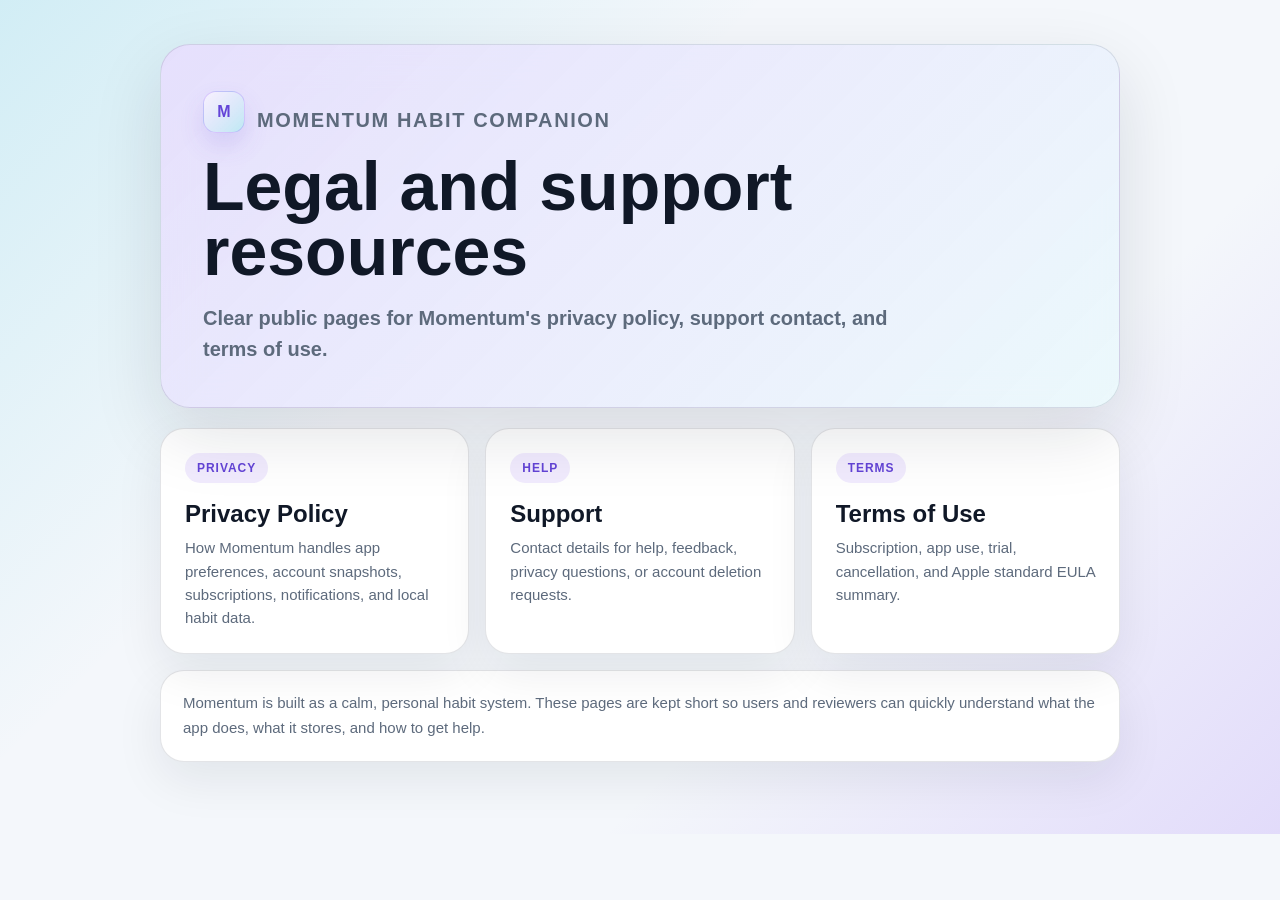
<file: index.html>
<!doctype html>
<html lang="en">
  <head>
    <meta charset="utf-8" />
    <meta name="viewport" content="width=device-width, initial-scale=1" />
    <meta
      name="description"
      content="Momentum legal, privacy, support, and terms resources."
    />
    <title>Momentum Legal Resources</title>
    <link rel="stylesheet" href="./styles.css" />
  </head>
  <body>
    <main class="page">
      <section class="hero">
        <div class="brand-row">
          <div class="brand-mark">M</div>
          <p class="eyebrow">Momentum Habit Companion</p>
        </div>
        <h1>Legal and support resources</h1>
        <p>
          Clear public pages for Momentum's privacy policy, support contact, and
          terms of use.
        </p>
      </section>

      <section class="card-grid" aria-label="Legal resource links">
        <a class="card" href="./privacy.html">
          <span class="card-kicker">Privacy</span>
          <strong>Privacy Policy</strong>
          <small>
            How Momentum handles app preferences, account snapshots,
            subscriptions, notifications, and local habit data.
          </small>
        </a>
        <a class="card" href="./support.html">
          <span class="card-kicker">Help</span>
          <strong>Support</strong>
          <small>
            Contact details for help, feedback, privacy questions, or account
            deletion requests.
          </small>
        </a>
        <a class="card" href="./terms.html">
          <span class="card-kicker">Terms</span>
          <strong>Terms of Use</strong>
          <small>
            Subscription, app use, trial, cancellation, and Apple standard EULA
            summary.
          </small>
        </a>
      </section>

      <section class="notice">
        <p>
          Momentum is built as a calm, personal habit system. These pages are
          kept short so users and reviewers can quickly understand what the app
          does, what it stores, and how to get help.
        </p>
      </section>
    </main>
  </body>
</html>
</file>
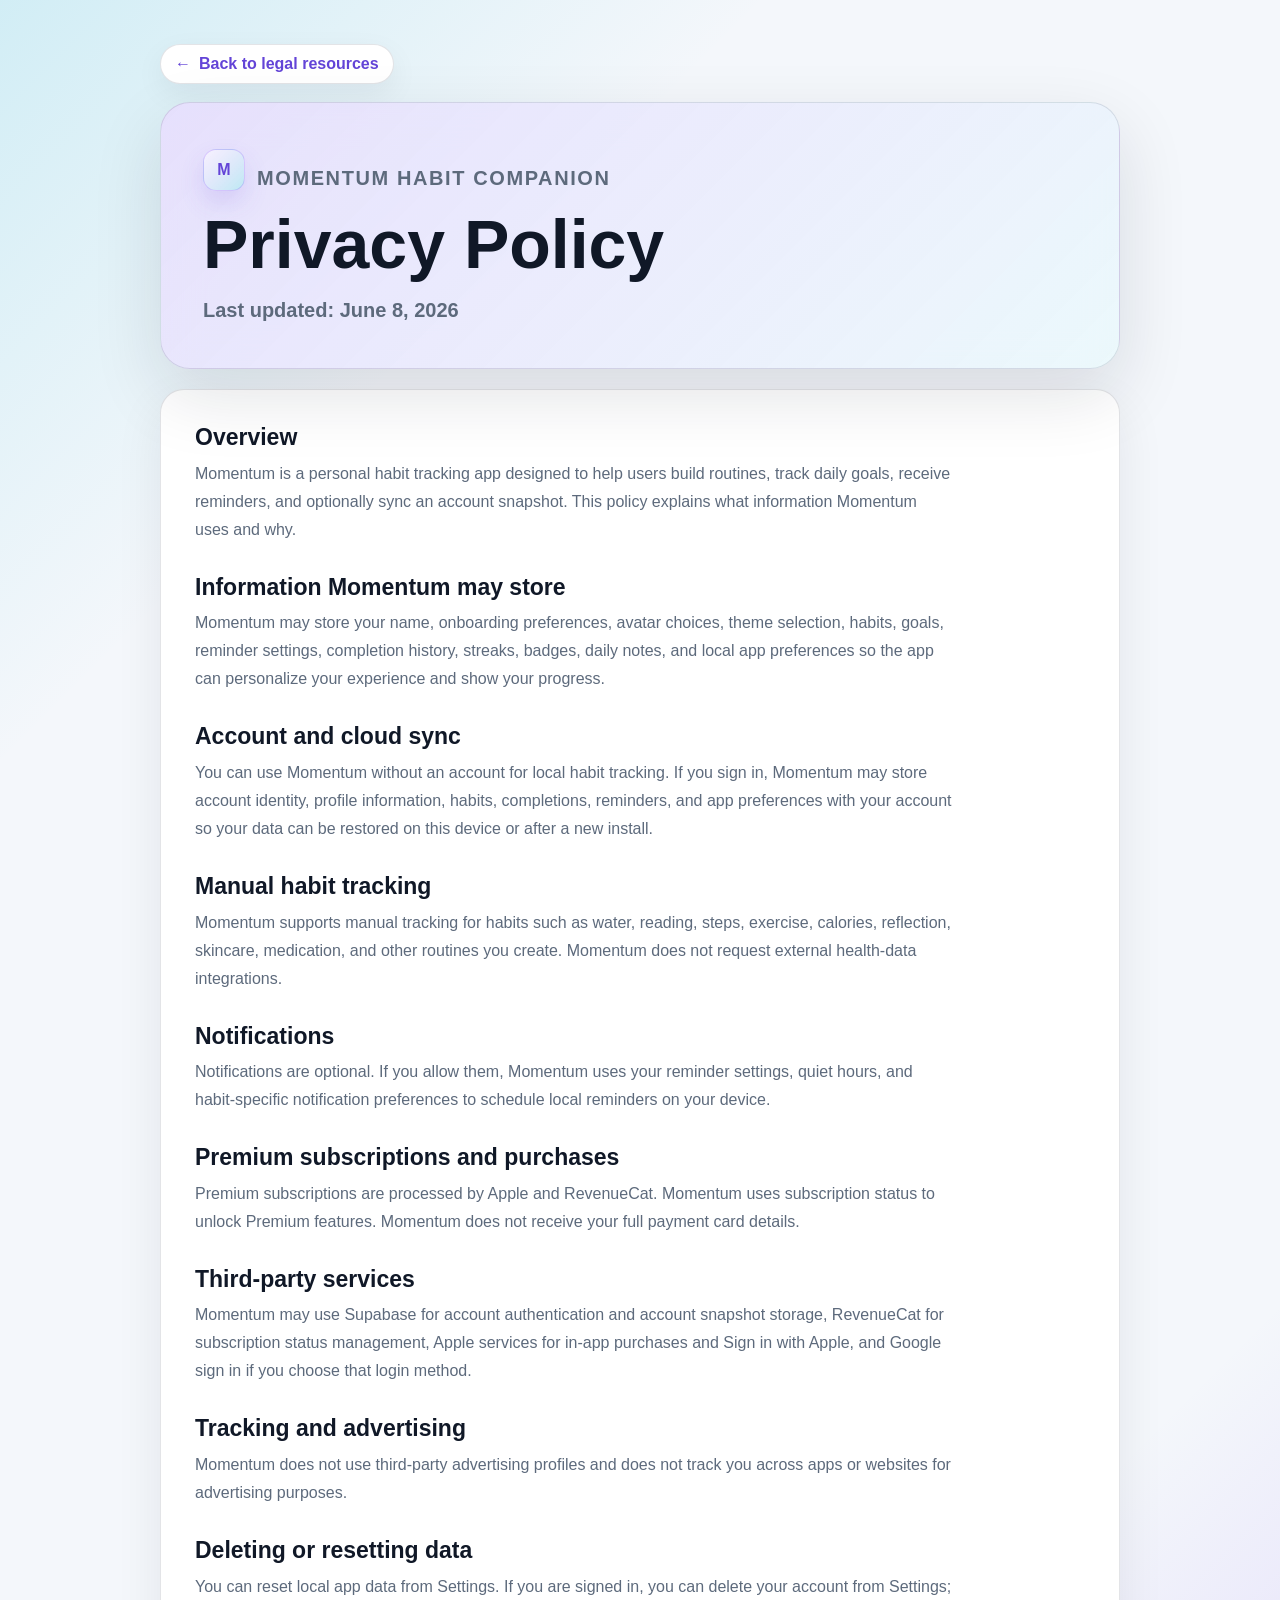
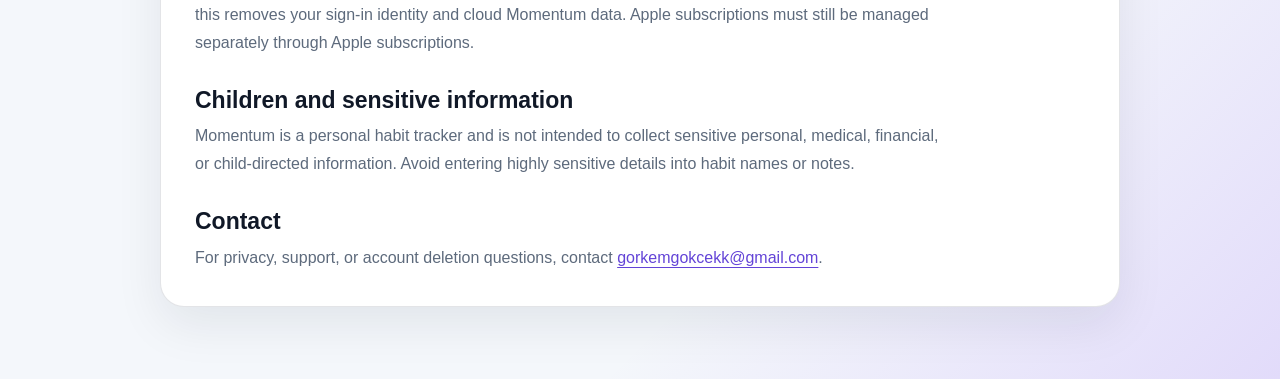
<file: privacy.html>
<!doctype html>
<html lang="en">
  <head>
    <meta charset="utf-8" />
    <meta name="viewport" content="width=device-width, initial-scale=1" />
    <meta
      name="description"
      content="Momentum Privacy Policy for app, account, notification, subscription, and support data."
    />
    <title>Momentum Privacy Policy</title>
    <link rel="stylesheet" href="./styles.css" />
  </head>
  <body>
    <main class="page">
      <a class="back-link" href="./index.html">Back to legal resources</a>

      <section class="hero">
        <div class="brand-row">
          <div class="brand-mark">M</div>
          <p class="eyebrow">Momentum Habit Companion</p>
        </div>
        <h1>Privacy Policy</h1>
        <p>Last updated: June 8, 2026</p>
      </section>

      <section class="content">
        <h2>Overview</h2>
        <p>
          Momentum is a personal habit tracking app designed to help users build
          routines, track daily goals, receive reminders, and optionally sync an
          account snapshot. This policy explains what information Momentum uses
          and why.
        </p>

        <h2>Information Momentum may store</h2>
        <p>
          Momentum may store your name, onboarding preferences, avatar choices,
          theme selection, habits, goals, reminder settings, completion history,
          streaks, badges, daily notes, and local app preferences so the app can
          personalize your experience and show your progress.
        </p>

        <h2>Account and cloud sync</h2>
        <p>
          You can use Momentum without an account for local habit tracking. If
          you sign in, Momentum may store account identity, profile information,
          habits, completions, reminders, and app preferences with your account
          so your data can be restored on this device or after a new install.
        </p>

        <h2>Manual habit tracking</h2>
        <p>
          Momentum supports manual tracking for habits such as water, reading,
          steps, exercise, calories, reflection, skincare, medication, and other
          routines you create. Momentum does not request external health-data
          integrations.
        </p>

        <h2>Notifications</h2>
        <p>
          Notifications are optional. If you allow them, Momentum uses your
          reminder settings, quiet hours, and habit-specific notification
          preferences to schedule local reminders on your device.
        </p>

        <h2>Premium subscriptions and purchases</h2>
        <p>
          Premium subscriptions are processed by Apple and RevenueCat. Momentum
          uses subscription status to unlock Premium features. Momentum does not
          receive your full payment card details.
        </p>

        <h2>Third-party services</h2>
        <p>
          Momentum may use Supabase for account authentication and account
          snapshot storage, RevenueCat for subscription status management, Apple
          services for in-app purchases and Sign in with Apple, and Google sign
          in if you choose that login method.
        </p>

        <h2>Tracking and advertising</h2>
        <p>
          Momentum does not use third-party advertising profiles and does not
          track you across apps or websites for advertising purposes.
        </p>

        <h2>Deleting or resetting data</h2>
        <p>
          You can reset local app data from Settings. If you are signed in, you
          can delete your account from Settings; this removes your sign-in
          identity and cloud Momentum data. Apple subscriptions must still be
          managed separately through Apple subscriptions.
        </p>

        <h2>Children and sensitive information</h2>
        <p>
          Momentum is a personal habit tracker and is not intended to collect
          sensitive personal, medical, financial, or child-directed information.
          Avoid entering highly sensitive details into habit names or notes.
        </p>

        <h2>Contact</h2>
        <p>
          For privacy, support, or account deletion questions, contact
          <a href="mailto:gorkemgokcekk@gmail.com">gorkemgokcekk@gmail.com</a>.
        </p>
      </section>
    </main>
  </body>
</html>
</file>
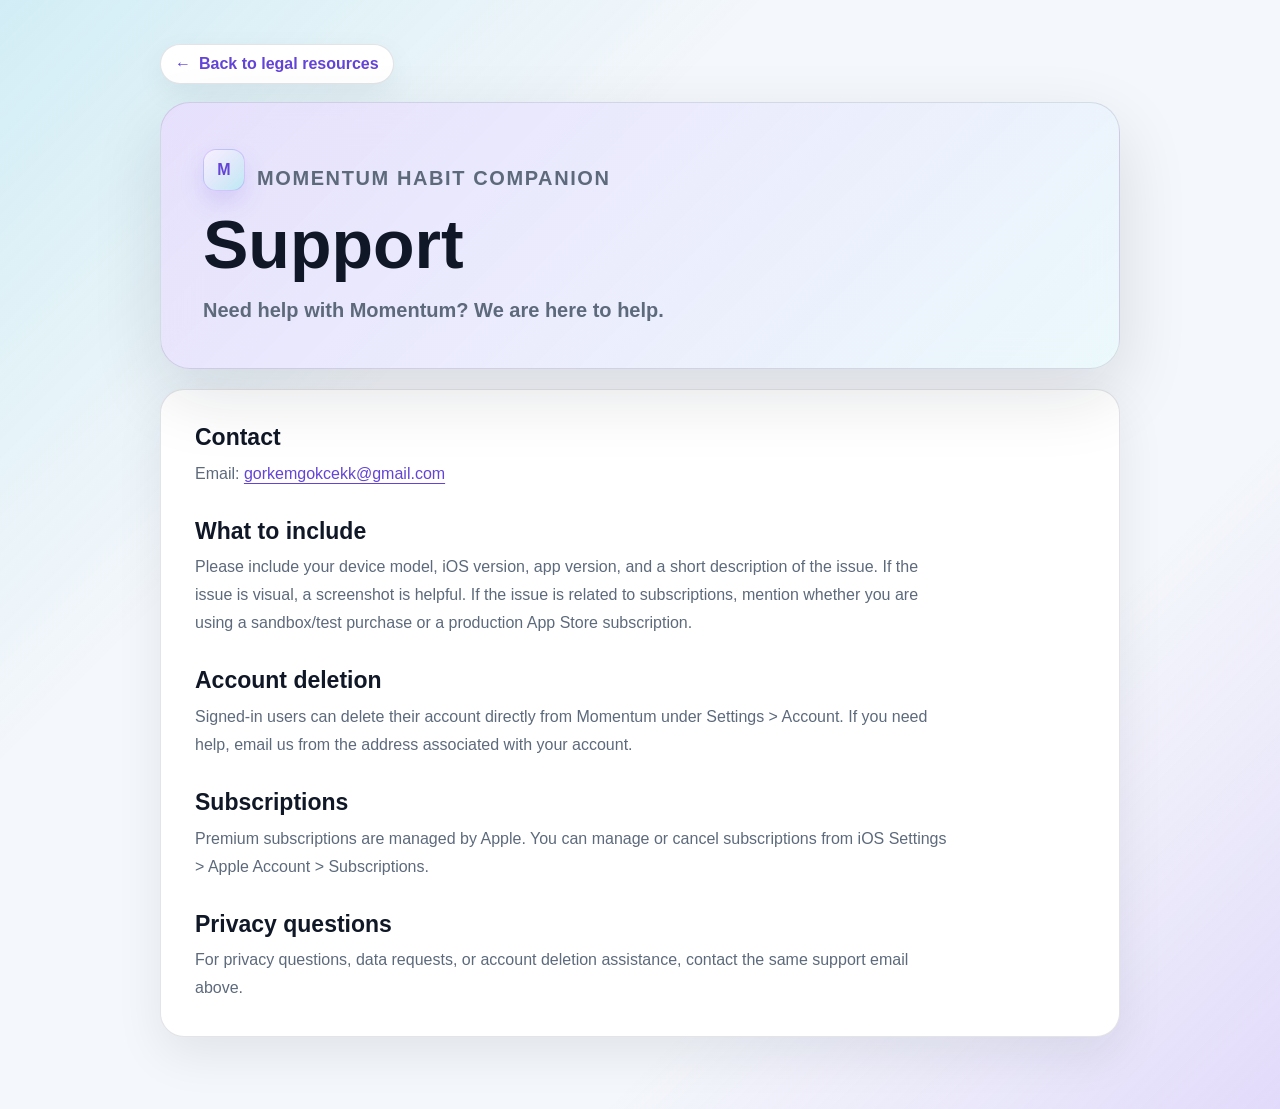
<file: support.html>
<!doctype html>
<html lang="en">
  <head>
    <meta charset="utf-8" />
    <meta name="viewport" content="width=device-width, initial-scale=1" />
    <meta
      name="description"
      content="Momentum support contact and account deletion information."
    />
    <title>Momentum Support</title>
    <link rel="stylesheet" href="./styles.css" />
  </head>
  <body>
    <main class="page">
      <a class="back-link" href="./index.html">Back to legal resources</a>

      <section class="hero">
        <div class="brand-row">
          <div class="brand-mark">M</div>
          <p class="eyebrow">Momentum Habit Companion</p>
        </div>
        <h1>Support</h1>
        <p>Need help with Momentum? We are here to help.</p>
      </section>

      <section class="content">
        <h2>Contact</h2>
        <p>
          Email:
          <a href="mailto:gorkemgokcekk@gmail.com">gorkemgokcekk@gmail.com</a>
        </p>

        <h2>What to include</h2>
        <p>
          Please include your device model, iOS version, app version, and a short
          description of the issue. If the issue is visual, a screenshot is
          helpful. If the issue is related to subscriptions, mention whether you
          are using a sandbox/test purchase or a production App Store
          subscription.
        </p>

        <h2>Account deletion</h2>
        <p>
          Signed-in users can delete their account directly from Momentum under
          Settings &gt; Account. If you need help, email us from the address
          associated with your account.
        </p>

        <h2>Subscriptions</h2>
        <p>
          Premium subscriptions are managed by Apple. You can manage or cancel
          subscriptions from iOS Settings &gt; Apple Account &gt; Subscriptions.
        </p>

        <h2>Privacy questions</h2>
        <p>
          For privacy questions, data requests, or account deletion assistance,
          contact the same support email above.
        </p>
      </section>
    </main>
  </body>
</html>
</file>
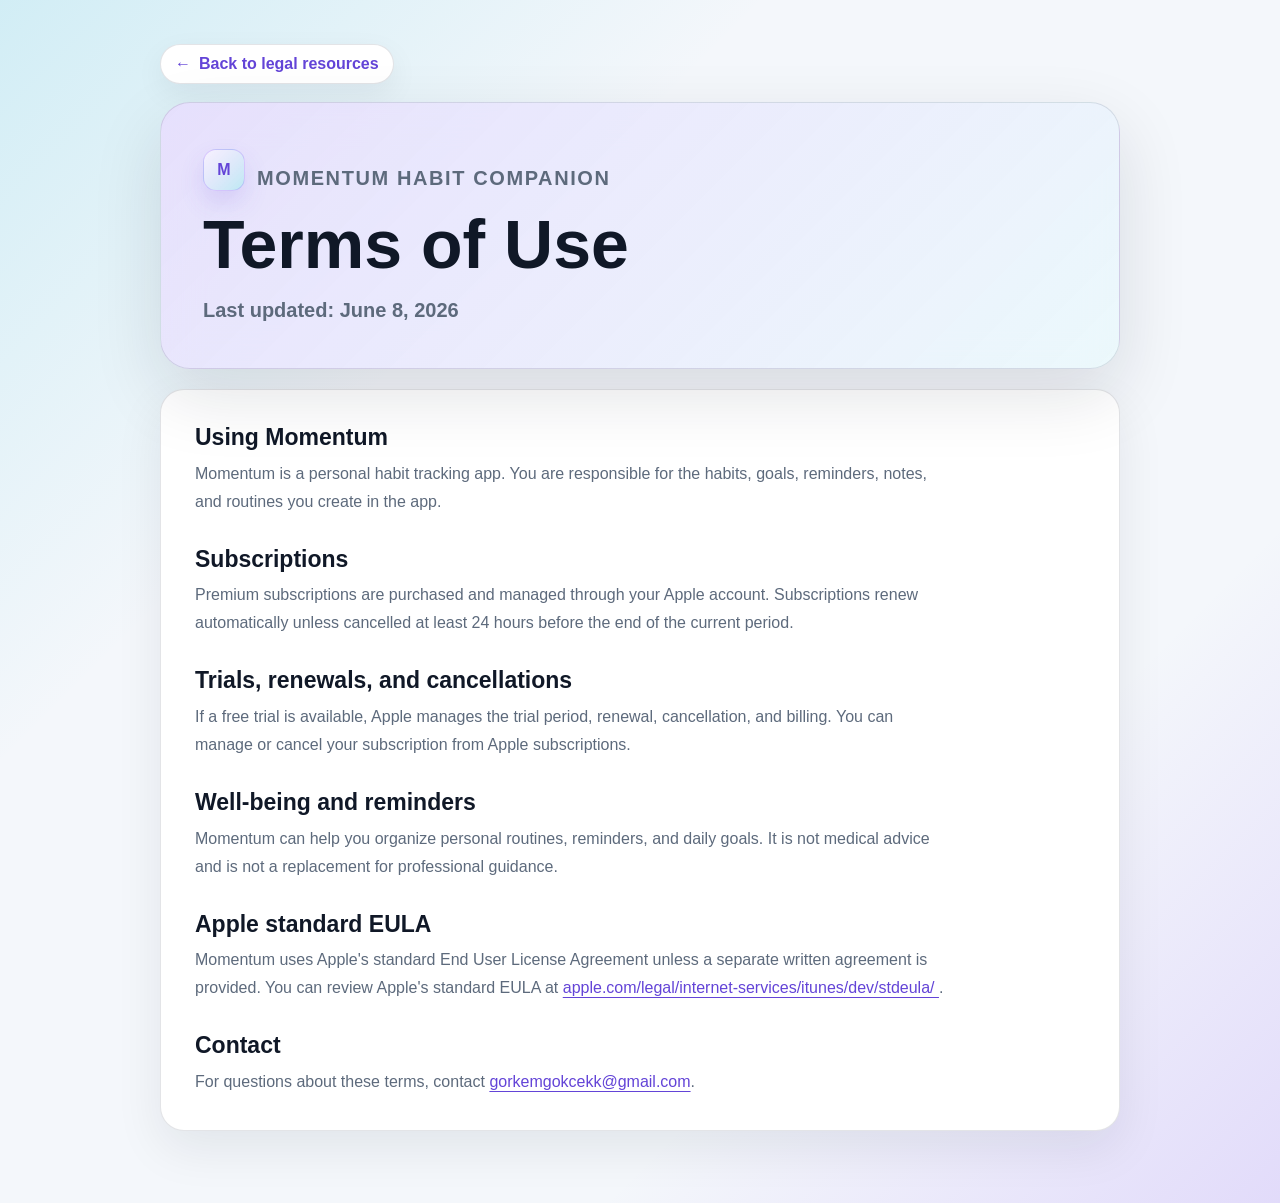
<file: terms.html>
<!doctype html>
<html lang="en">
  <head>
    <meta charset="utf-8" />
    <meta name="viewport" content="width=device-width, initial-scale=1" />
    <meta
      name="description"
      content="Momentum Terms of Use and Apple standard EULA information."
    />
    <title>Momentum Terms of Use</title>
    <link rel="stylesheet" href="./styles.css" />
  </head>
  <body>
    <main class="page">
      <a class="back-link" href="./index.html">Back to legal resources</a>

      <section class="hero">
        <div class="brand-row">
          <div class="brand-mark">M</div>
          <p class="eyebrow">Momentum Habit Companion</p>
        </div>
        <h1>Terms of Use</h1>
        <p>Last updated: June 8, 2026</p>
      </section>

      <section class="content">
        <h2>Using Momentum</h2>
        <p>
          Momentum is a personal habit tracking app. You are responsible for the
          habits, goals, reminders, notes, and routines you create in the app.
        </p>

        <h2>Subscriptions</h2>
        <p>
          Premium subscriptions are purchased and managed through your Apple
          account. Subscriptions renew automatically unless cancelled at least 24
          hours before the end of the current period.
        </p>

        <h2>Trials, renewals, and cancellations</h2>
        <p>
          If a free trial is available, Apple manages the trial period, renewal,
          cancellation, and billing. You can manage or cancel your subscription
          from Apple subscriptions.
        </p>

        <h2>Well-being and reminders</h2>
        <p>
          Momentum can help you organize personal routines, reminders, and daily
          goals. It is not medical advice and is not a replacement for
          professional guidance.
        </p>

        <h2>Apple standard EULA</h2>
        <p>
          Momentum uses Apple's standard End User License Agreement unless a
          separate written agreement is provided. You can review Apple's standard
          EULA at
          <a href="https://www.apple.com/legal/internet-services/itunes/dev/stdeula/">
            apple.com/legal/internet-services/itunes/dev/stdeula/
          </a>.
        </p>

        <h2>Contact</h2>
        <p>
          For questions about these terms, contact
          <a href="mailto:gorkemgokcekk@gmail.com">gorkemgokcekk@gmail.com</a>.
        </p>
      </section>
    </main>
  </body>
</html>
</file>
<file: styles.css>
:root {
  color-scheme: light dark;
  --bg: #f4f7fb;
  --surface: rgba(255, 255, 255, 0.82);
  --surface-strong: #ffffff;
  --text: #101827;
  --muted: #5d6a7c;
  --border: rgba(28, 39, 60, 0.12);
  --accent: #8f5cf7;
  --accent-strong: #6344d7;
  --cyan: #1ebbd7;
  --green: #35c98c;
  --shadow: rgba(18, 24, 38, 0.12);
}

* {
  box-sizing: border-box;
}

html {
  min-height: 100%;
  background: var(--bg);
}

body {
  min-height: 100%;
  margin: 0;
  font-family:
    Inter, ui-sans-serif, -apple-system, BlinkMacSystemFont, "Segoe UI",
    sans-serif;
  background:
    linear-gradient(135deg, rgba(30, 187, 215, 0.16), transparent 34rem),
    linear-gradient(315deg, rgba(143, 92, 247, 0.18), transparent 30rem),
    var(--bg);
  color: var(--text);
}

a {
  color: var(--accent-strong);
  text-underline-offset: 4px;
}

.page {
  width: min(960px, calc(100% - 32px));
  margin: 0 auto;
  padding: 44px 0 72px;
}

.hero {
  position: relative;
  overflow: hidden;
  border: 1px solid var(--border);
  border-radius: 30px;
  background:
    linear-gradient(135deg, rgba(143, 92, 247, 0.18), rgba(30, 187, 215, 0.08)),
    var(--surface);
  padding: clamp(26px, 5vw, 42px);
  margin-bottom: 20px;
  box-shadow: 0 26px 70px var(--shadow);
  backdrop-filter: blur(18px);
}

.brand-row {
  display: inline-flex;
  align-items: center;
  gap: 12px;
  margin-bottom: 18px;
}

.brand-mark {
  display: grid;
  width: 42px;
  height: 42px;
  place-items: center;
  border: 1px solid rgba(143, 92, 247, 0.28);
  border-radius: 13px;
  background:
    linear-gradient(135deg, rgba(255, 255, 255, 0.92), rgba(255, 255, 255, 0.7)),
    linear-gradient(135deg, var(--accent), var(--cyan));
  color: var(--accent-strong);
  font-weight: 900;
  box-shadow: 0 12px 24px rgba(99, 68, 215, 0.15);
}

.eyebrow {
  margin: 0;
  color: var(--accent-strong);
  font-size: 13px;
  font-weight: 850;
  letter-spacing: 0.08em;
  text-transform: uppercase;
}

h1 {
  max-width: 780px;
  margin: 0;
  font-size: clamp(38px, 8vw, 68px);
  line-height: 0.96;
  letter-spacing: 0;
}

.hero p:last-child {
  max-width: 690px;
  margin: 18px 0 0;
  color: var(--muted);
  font-size: clamp(17px, 2vw, 20px);
  line-height: 1.55;
  font-weight: 580;
}

.card-grid {
  display: grid;
  grid-template-columns: repeat(auto-fit, minmax(240px, 1fr));
  gap: 16px;
}

.card,
.content,
.notice {
  border: 1px solid var(--border);
  border-radius: 24px;
  background: var(--surface-strong);
  box-shadow: 0 18px 48px rgba(18, 24, 38, 0.08);
}

.card {
  display: block;
  min-height: 190px;
  padding: 24px;
  color: var(--text);
  text-decoration: none;
  transition:
    transform 160ms ease,
    border-color 160ms ease,
    box-shadow 160ms ease;
}

.card:hover {
  transform: translateY(-3px);
  border-color: rgba(143, 92, 247, 0.36);
  box-shadow: 0 24px 60px rgba(18, 24, 38, 0.13);
}

.card-kicker {
  display: inline-flex;
  margin-bottom: 18px;
  border-radius: 999px;
  padding: 8px 12px;
  background: rgba(143, 92, 247, 0.12);
  color: var(--accent-strong);
  font-size: 12px;
  font-weight: 850;
  letter-spacing: 0.08em;
  text-transform: uppercase;
}

.card strong {
  display: block;
  margin-bottom: 9px;
  font-size: 24px;
  line-height: 1.12;
}

.card small {
  display: block;
  color: var(--muted);
  font-size: 15px;
  line-height: 1.55;
}

.content {
  padding: clamp(24px, 4vw, 34px);
}

.content h2 {
  margin: 30px 0 8px;
  font-size: 23px;
  line-height: 1.2;
}

.content h2:first-child {
  margin-top: 0;
}

.content p {
  max-width: 760px;
  margin: 0;
  color: var(--muted);
  font-size: 16px;
  line-height: 1.75;
}

.notice {
  margin-top: 16px;
  padding: 20px 22px;
}

.notice p {
  margin: 0;
  color: var(--muted);
  font-size: 15px;
  line-height: 1.65;
}

.back-link {
  display: inline-flex;
  align-items: center;
  margin-bottom: 18px;
  border: 1px solid var(--border);
  border-radius: 999px;
  padding: 10px 14px;
  background: var(--surface-strong);
  font-weight: 760;
  text-decoration: none;
  box-shadow: 0 10px 30px rgba(18, 24, 38, 0.06);
}

.back-link::before {
  content: "←";
  margin-right: 8px;
}

@media (max-width: 640px) {
  .page {
    width: min(100% - 24px, 960px);
    padding-top: 24px;
  }

  .hero {
    border-radius: 24px;
  }

  .card,
  .content,
  .notice {
    border-radius: 20px;
  }
}

@media (prefers-color-scheme: dark) {
  :root {
    --bg: #07101d;
    --surface: rgba(16, 25, 42, 0.78);
    --surface-strong: #101a2b;
    --text: #f4f7ff;
    --muted: #a9b4c6;
    --border: rgba(180, 197, 226, 0.14);
    --accent: #b48cff;
    --accent-strong: #a7b2ff;
    --cyan: #35d3ee;
    --green: #48dd9d;
    --shadow: rgba(0, 0, 0, 0.26);
  }

  .brand-mark {
    background:
      linear-gradient(135deg, rgba(255, 255, 255, 0.96), rgba(255, 255, 255, 0.78)),
      linear-gradient(135deg, var(--accent), var(--cyan));
    color: #7547de;
  }
}
</file>
